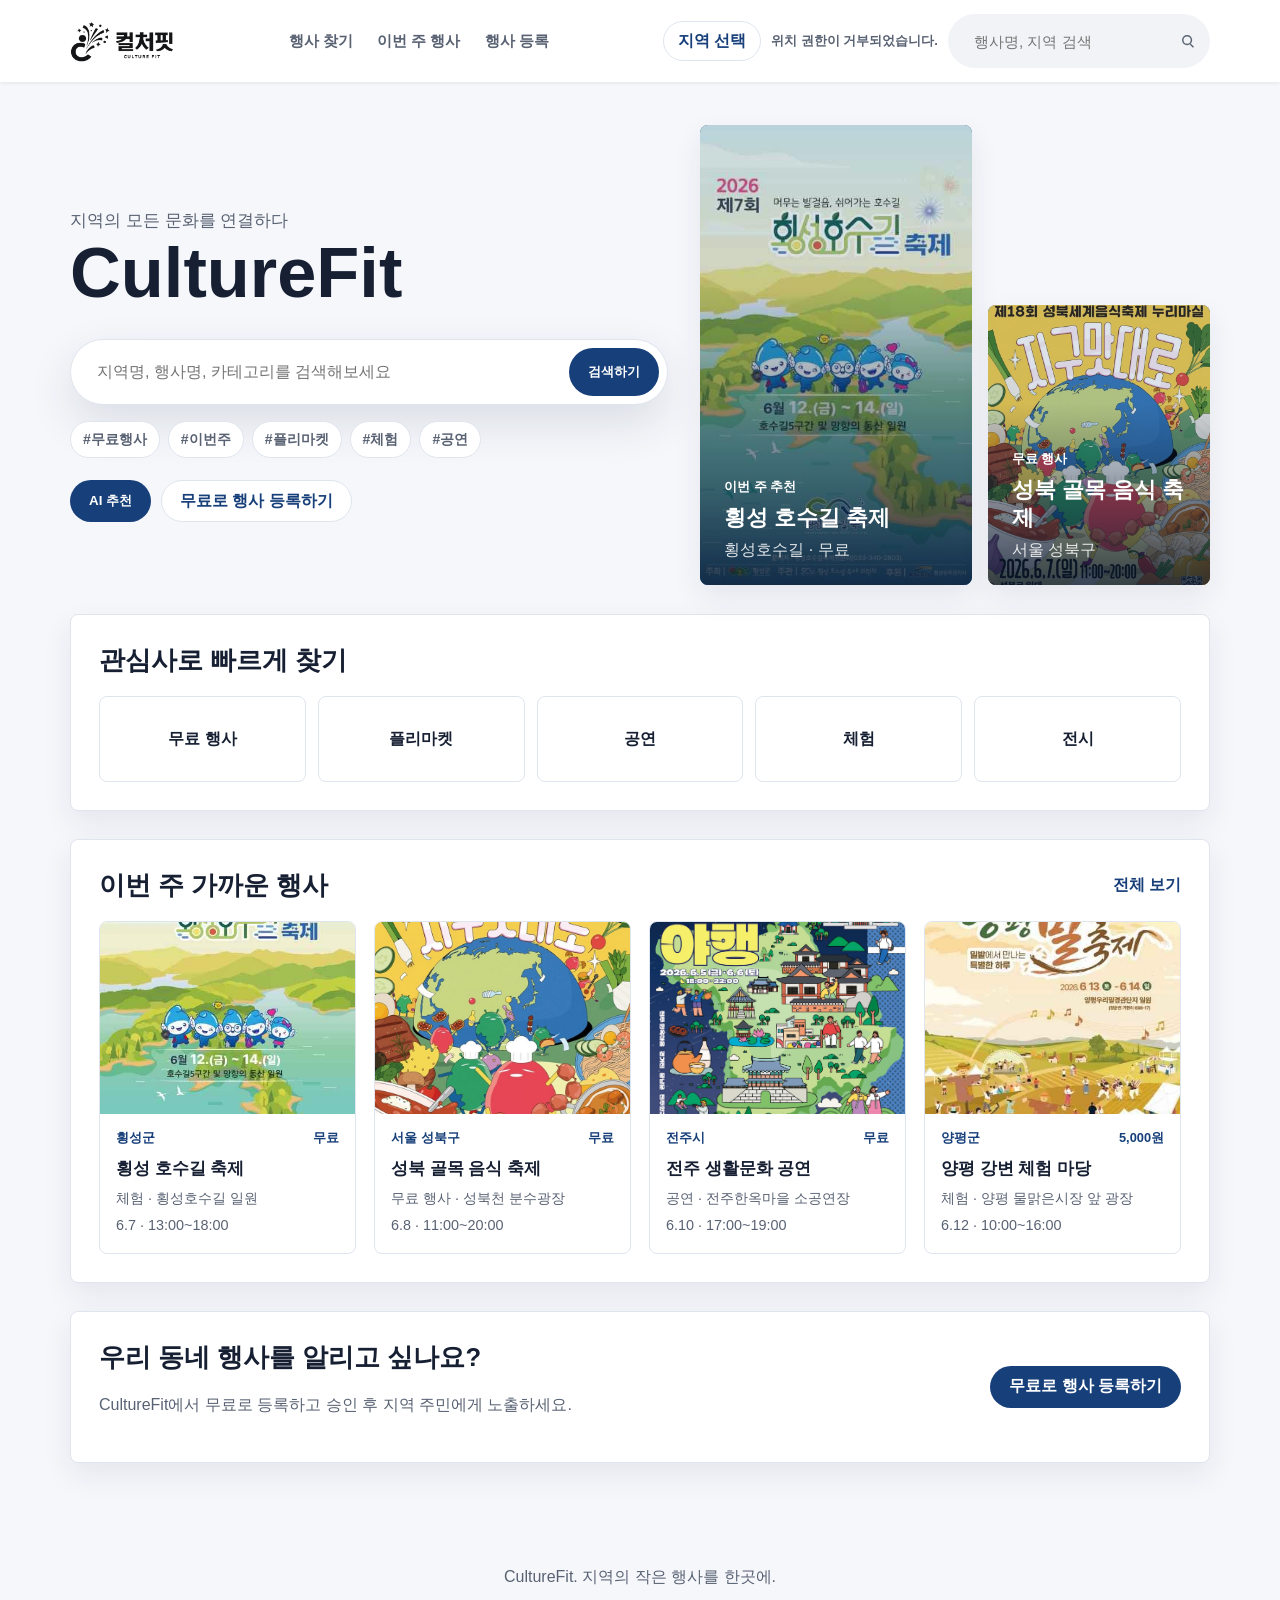
<file: index.html>
<!DOCTYPE html>
<html lang="ko">
<head>
    <meta charset="UTF-8">
    <meta name="viewport" content="width=device-width, initial-scale=1.0">
    <title>CultureFit | 소규모 지역행사 통합 홍보 플랫폼</title>
    <link rel="stylesheet" href="css/style.css">
</head>
<body>
    <header class="site-header">
        <div class="header-inner">
            <a href="index.html" class="brand" aria-label="CultureFit 홈">
                <img src="resources/culturefit-logo.png" alt="CultureFit logo">
            </a>
            <nav class="site-nav" aria-label="주요 사이트 메뉴">
                <a href="events.html">행사 찾기</a>
                <a href="#weekly-events">이번 주 행사</a>
                <a href="register.html">행사 등록</a>
            </nav>
            <div class="header-actions">
                <a class="region-button" href="events.html">지역 선택</a>
                <span class="location-status" aria-live="polite"></span>
                <form class="search-wrap" action="events.html" method="get">
                    <input type="search" name="q" placeholder="행사명, 지역 검색" aria-label="행사 검색">
                    <button class="search-button" type="submit" aria-label="검색">
                        <svg viewBox="0 0 24 24" aria-hidden="true">
                            <path d="M10.8 4a6.8 6.8 0 1 1 0 13.6 6.8 6.8 0 0 1 0-13.6Zm0 2a4.8 4.8 0 1 0 0 9.6 4.8 4.8 0 0 0 0-9.6Zm5.1 9.5 4.1 4.1-1.4 1.4-4.1-4.1 1.4-1.4Z"/>
                        </svg>
                    </button>
                </form>
            </div>
        </div>
    </header>

    <main>
        <section class="hero-section">
            <div class="hero-copy">
                <p>지역의 모든 문화를 연결하다</p>
                <h1>CultureFit</h1>
                <form class="hero-search" action="events.html" method="get">
                    <input type="search" name="q" placeholder="지역명, 행사명, 카테고리를 검색해보세요" aria-label="지역 행사 검색">
                    <button class="primary-button" type="submit">검색하기</button>
                </form>
                <div class="quick-tags" aria-label="빠른 검색">
                    <a href="events.html?price=무료">#무료행사</a>
                    <a href="events.html">#이번주</a>
                    <a href="events.html?category=플리마켓">#플리마켓</a>
                    <a href="events.html?category=체험">#체험</a>
                    <a href="events.html?category=공연">#공연</a>
                </div>
                <div class="hero-actions">
                    <button class="primary-button" id="ai-recommend-button" type="button">AI 추천</button>
                    <a class="secondary-button" href="register.html">무료로 행사 등록하기</a>
                </div>
            </div>
            <div class="hero-feature" aria-label="추천 행사 미리보기">
                <article class="hero-event-card hero-event-card-large">
                    <img src="resources/lake-festival.png" alt="횡성 호수길 축제">
                    <div>
                        <span>이번 주 추천</span>
                        <strong>횡성 호수길 축제</strong>
                        <p>횡성호수길 · 무료</p>
                    </div>
                </article>
                <article class="hero-event-card">
                    <img src="resources/seongbuk-food-festival.png" alt="성북 골목 음식 축제">
                    <div>
                        <span>무료 행사</span>
                        <strong>성북 골목 음식 축제</strong>
                        <p>서울 성북구</p>
                    </div>
                </article>
            </div>
        </section>

        <section class="ai-recommend-section is-hidden" id="ai-recommend-section" aria-live="polite">
            <div class="ai-recommend-top">
                <article class="ai-picked-event" id="ai-picked-event"></article>
                <aside class="ai-recommend-comment">
                    <div class="ai-chat">
                        <img class="ai-avatar" src="resources/culturefit-only-logo.png" alt="CultureFit AI">
                        <div class="ai-bubble">
                            <span>CultureFit AI</span>
                            <p>현재 지역 행사 흐름과 무료 여부, 이동 편의성, 주변 상권 정보를 기준으로 방문하기 좋은 행사를 골랐습니다.</p>
                        </div>
                    </div>
                </aside>
            </div>
            <div class="ai-recommend-grid" id="ai-recommend-grid"></div>
        </section>

        <section class="section-block">
            <div class="section-heading">
                <h2>관심사로 빠르게 찾기</h2>
            </div>
            <div class="category-grid">
                <a href="events.html?price=무료" class="category-card">무료 행사</a>
                <a href="events.html?category=플리마켓" class="category-card">플리마켓</a>
                <a href="events.html?category=공연" class="category-card">공연</a>
                <a href="events.html?category=체험" class="category-card">체험</a>
                <a href="events.html?category=전시" class="category-card">전시</a>
            </div>
        </section>

        <section class="section-block">
            <div class="section-heading row-heading">
                <div>
                    <h2>이번 주 가까운 행사</h2>
                </div>
                <a class="text-link" href="events.html">전체 보기</a>
            </div>
            <div class="event-grid" id="weekly-events"></div>
        </section>

        <section class="host-cta">
            <div>
                <h2>우리 동네 행사를 알리고 싶나요?</h2>
                <p>CultureFit에서 무료로 등록하고 승인 후 지역 주민에게 노출하세요.</p>
            </div>
            <a class="primary-button" href="register.html">무료로 행사 등록하기</a>
        </section>
    </main>

    <footer class="site-footer">
        <p>CultureFit. 지역의 작은 행사를 한곳에.</p>
    </footer>

    <script src="js/data.js"></script>
    <script src="js/storage.js"></script>
    <script src="js/location.js"></script>
    <script src="js/main.js"></script>
</body>
</html>
</file>
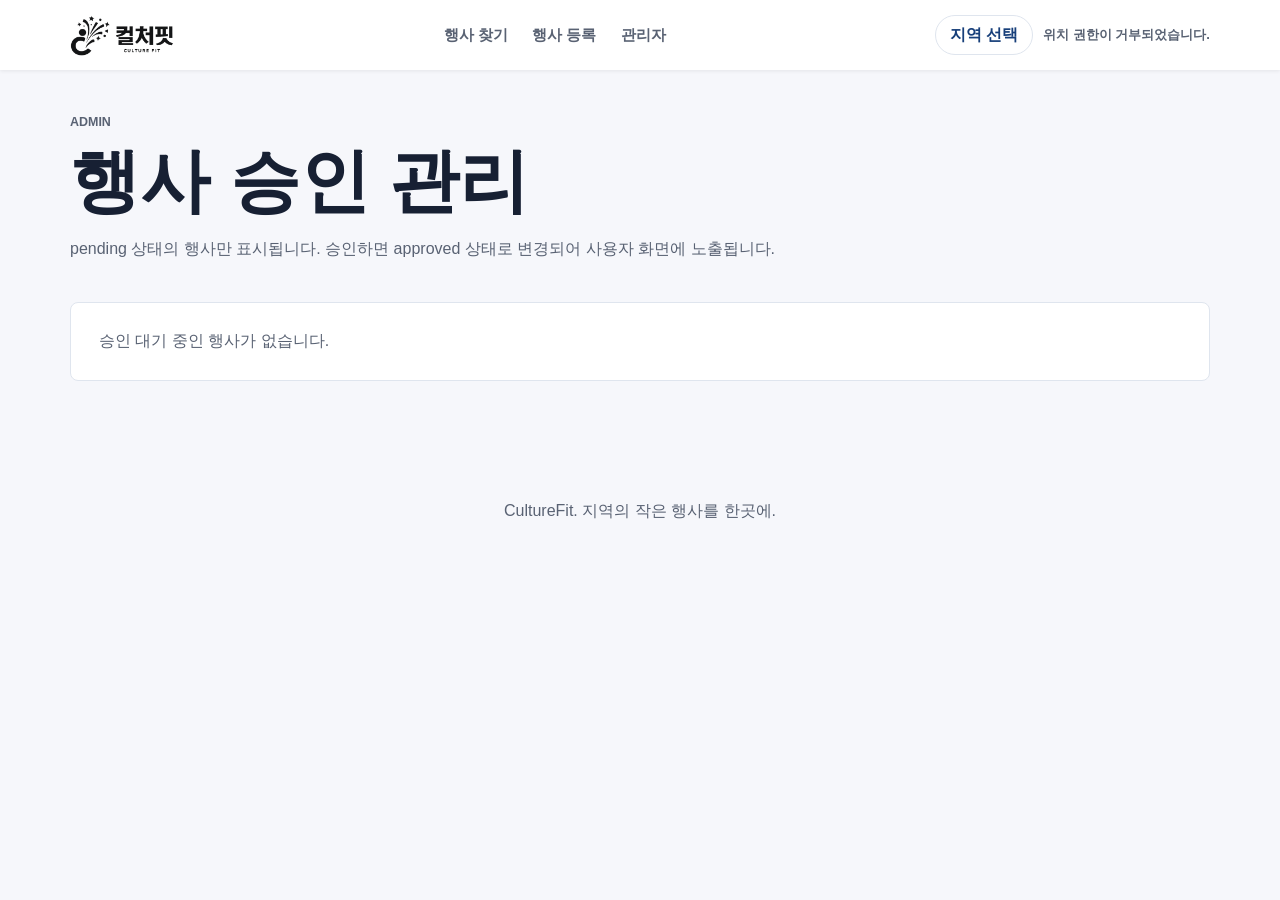
<file: admin.html>
<!DOCTYPE html>
<html lang="ko">
<head>
    <meta charset="UTF-8">
    <meta name="viewport" content="width=device-width, initial-scale=1.0">
    <title>관리자 | CultureFit</title>
    <link rel="stylesheet" href="css/style.css">
</head>
<body>
    <header class="site-header">
        <div class="header-inner">
            <a href="index.html" class="brand" aria-label="CultureFit 홈">
                <img src="resources/culturefit-logo.png" alt="CultureFit logo">
            </a>
            <nav class="site-nav" aria-label="주요 사이트 메뉴">
                <a href="events.html">행사 찾기</a>
                <a href="register.html">행사 등록</a>
                <a href="admin.html">관리자</a>
            </nav>
            <div class="header-actions">
                <a class="region-button" href="events.html">지역 선택</a>
                <span class="location-status" aria-live="polite"></span>
            </div>
        </div>
    </header>

    <main>
        <section class="page-title">
            <p class="eyebrow">Admin</p>
            <h1>행사 승인 관리</h1>
            <p>pending 상태의 행사만 표시됩니다. 승인하면 approved 상태로 변경되어 사용자 화면에 노출됩니다.</p>
        </section>

        <section>
            <div class="admin-list" id="pending-list"></div>
        </section>
    </main>

    <footer class="site-footer">
        <p>CultureFit. 지역의 작은 행사를 한곳에.</p>
    </footer>

    <script src="js/data.js"></script>
    <script src="js/storage.js"></script>
    <script src="js/location.js"></script>
    <script src="js/admin.js"></script>
</body>
</html>
</file>
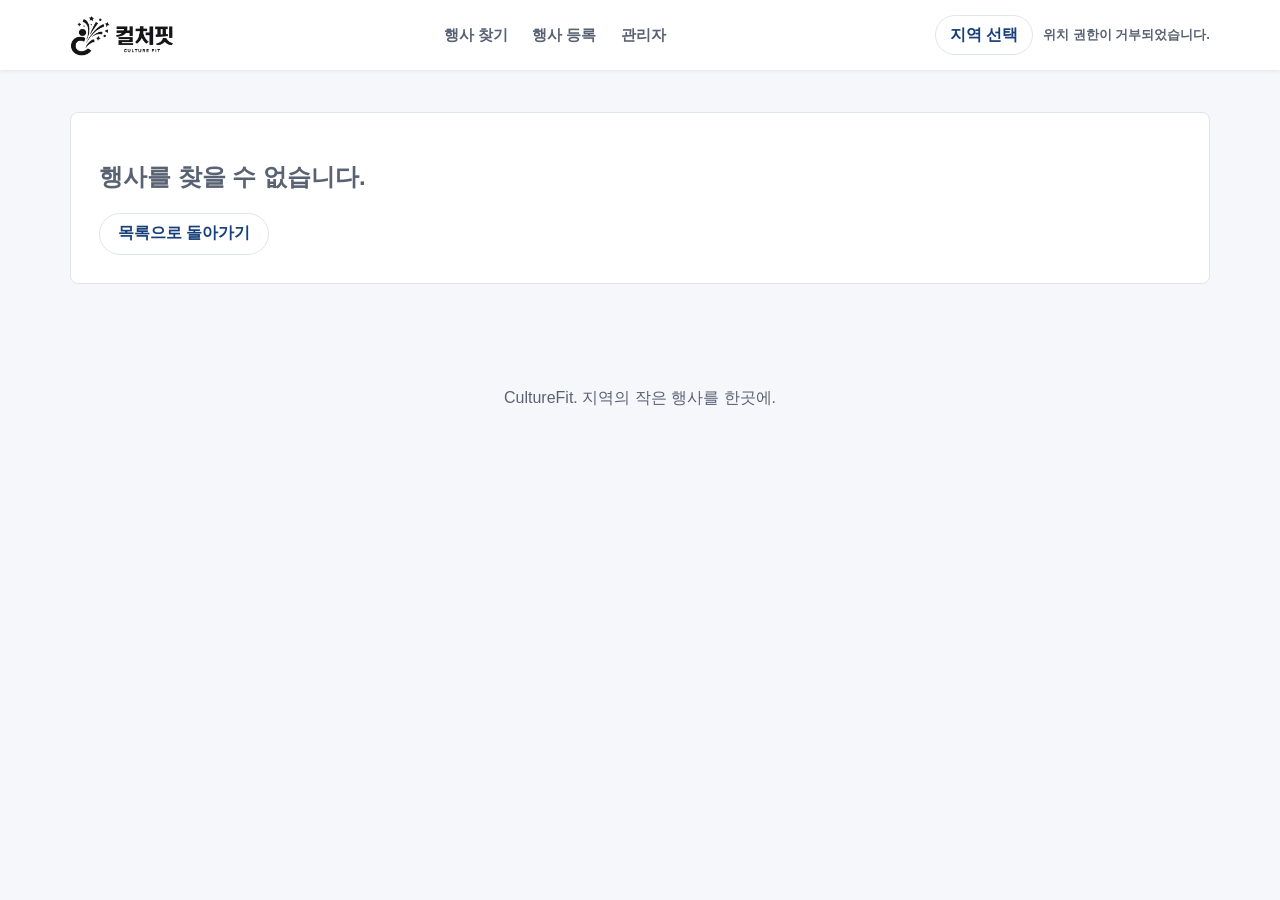
<file: detail.html>
<!DOCTYPE html>
<html lang="ko">
<head>
    <meta charset="UTF-8">
    <meta name="viewport" content="width=device-width, initial-scale=1.0">
    <title>행사 상세 | CultureFit</title>
    <link rel="stylesheet" href="css/style.css">
</head>
<body>
    <header class="site-header">
        <div class="header-inner">
            <a href="index.html" class="brand" aria-label="CultureFit 홈">
                <img src="resources/culturefit-logo.png" alt="CultureFit logo">
            </a>
            <nav class="site-nav" aria-label="주요 사이트 메뉴">
                <a href="events.html">행사 찾기</a>
                <a href="register.html">행사 등록</a>
                <a href="admin.html">관리자</a>
            </nav>
            <div class="header-actions">
                <a class="region-button" href="events.html">지역 선택</a>
                <span class="location-status" aria-live="polite"></span>
            </div>
        </div>
    </header>

    <main>
        <section class="detail-layout" id="event-detail"></section>
    </main>

    <footer class="site-footer">
        <p>CultureFit. 지역의 작은 행사를 한곳에.</p>
    </footer>

    <script src="js/data.js"></script>
    <script src="js/storage.js"></script>
    <script src="js/location.js"></script>
    <script src="https://dapi.kakao.com/v2/maps/sdk.js?appkey=7a259895105a8957aa0a6d0c345b38ee"></script>
    <script src="js/map.js"></script>
    <script src="js/detail.js"></script>
</body>
</html>
</file>
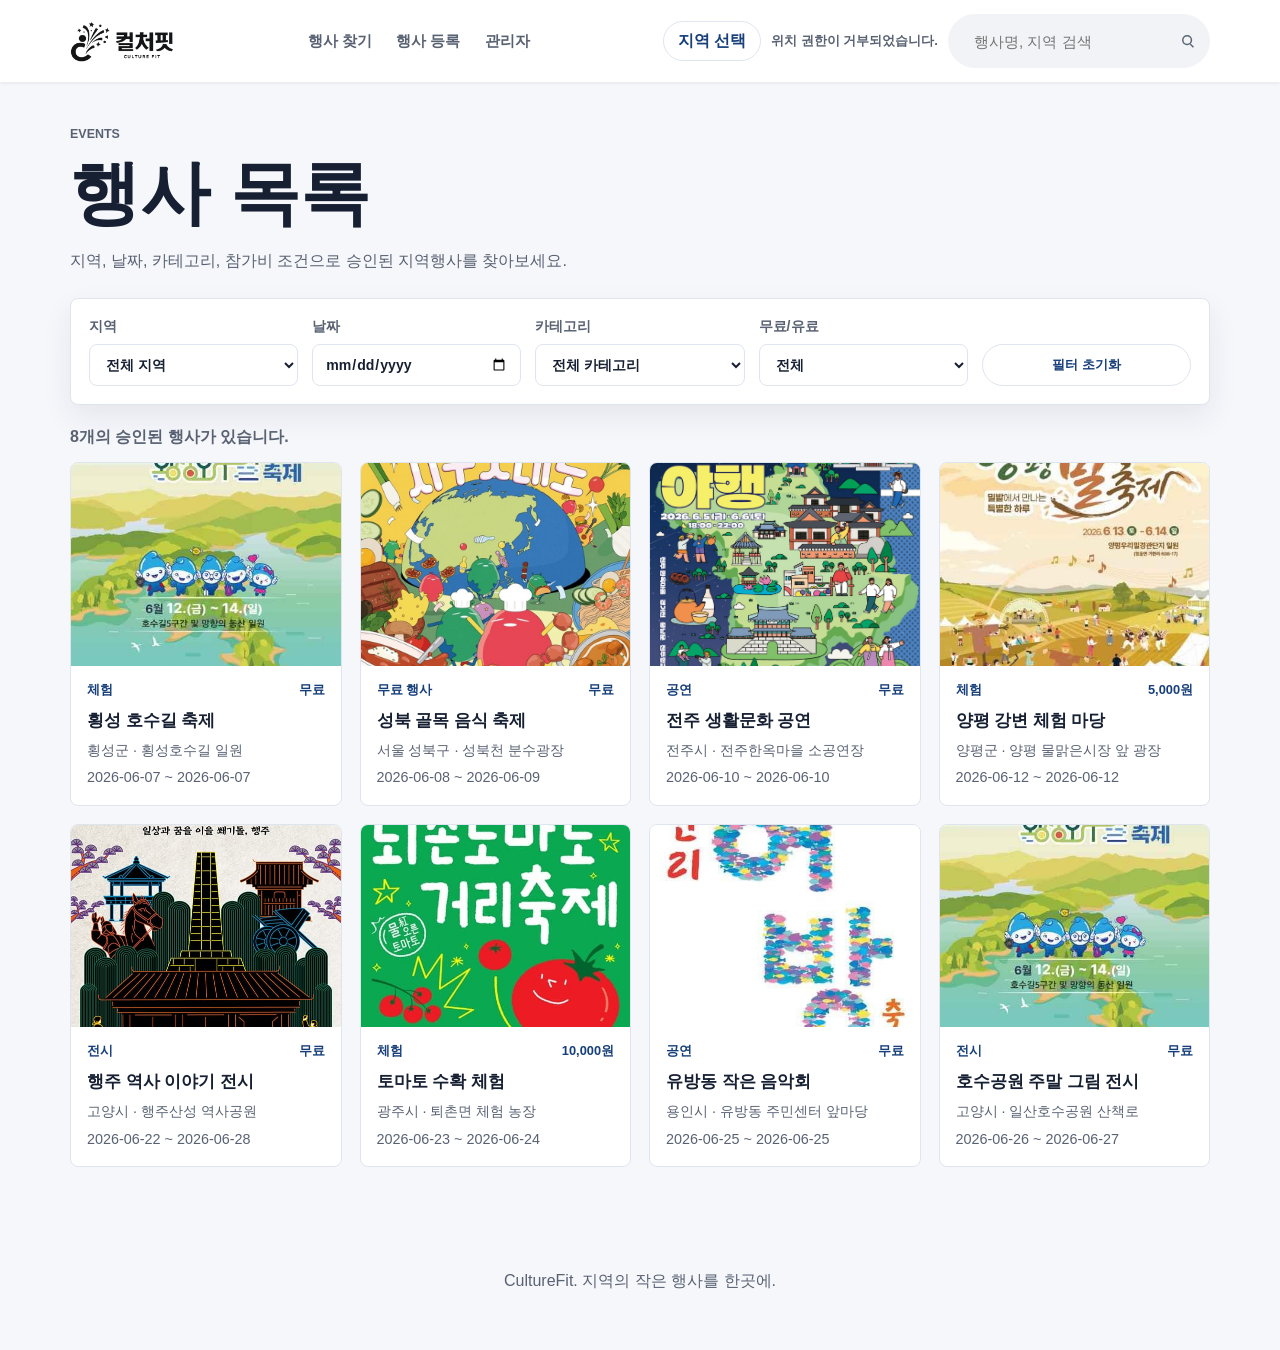
<file: events.html>
<!DOCTYPE html>
<html lang="ko">
<head>
    <meta charset="UTF-8">
    <meta name="viewport" content="width=device-width, initial-scale=1.0">
    <title>행사 찾기 | CultureFit</title>
    <link rel="stylesheet" href="css/style.css">
</head>
<body>
    <header class="site-header">
        <div class="header-inner">
            <a href="index.html" class="brand" aria-label="CultureFit 홈">
                <img src="resources/culturefit-logo.png" alt="CultureFit logo">
            </a>
            <nav class="site-nav" aria-label="주요 사이트 메뉴">
                <a href="events.html">행사 찾기</a>
                <a href="register.html">행사 등록</a>
                <a href="admin.html">관리자</a>
            </nav>
            <div class="header-actions">
                <a class="region-button" href="events.html">지역 선택</a>
                <span class="location-status" aria-live="polite"></span>
                <form class="search-wrap" action="events.html" method="get">
                    <input type="search" name="q" id="search-input" placeholder="행사명, 지역 검색" aria-label="행사 검색">
                    <button class="search-button" type="submit" aria-label="검색">
                        <svg viewBox="0 0 24 24" aria-hidden="true">
                            <path d="M10.8 4a6.8 6.8 0 1 1 0 13.6 6.8 6.8 0 0 1 0-13.6Zm0 2a4.8 4.8 0 1 0 0 9.6 4.8 4.8 0 0 0 0-9.6Zm5.1 9.5 4.1 4.1-1.4 1.4-4.1-4.1 1.4-1.4Z"/>
                        </svg>
                    </button>
                </form>
            </div>
        </div>
    </header>

    <main>
        <section class="page-title">
            <p class="eyebrow">Events</p>
            <h1>행사 목록</h1>
            <p>지역, 날짜, 카테고리, 참가비 조건으로 승인된 지역행사를 찾아보세요.</p>
        </section>

        <section class="filter-panel" aria-label="행사 필터">
            <label>
                지역
                <select id="region-filter">
                    <option value="">전체 지역</option>
                </select>
            </label>
            <label>
                날짜
                <input type="date" id="date-filter">
            </label>
            <label>
                카테고리
                <select id="category-filter">
                    <option value="">전체 카테고리</option>
                    <option value="무료 행사">무료 행사</option>
                    <option value="플리마켓">플리마켓</option>
                    <option value="공연">공연</option>
                    <option value="체험">체험</option>
                    <option value="전시">전시</option>
                </select>
            </label>
            <label>
                무료/유료
                <select id="price-filter">
                    <option value="">전체</option>
                    <option value="무료">무료</option>
                    <option value="유료">유료</option>
                </select>
            </label>
            <button class="secondary-button" id="reset-filters" type="button">필터 초기화</button>
        </section>

        <section>
            <div class="result-summary" id="result-summary"></div>
            <div class="event-grid" id="event-list"></div>
        </section>
    </main>

    <footer class="site-footer">
        <p>CultureFit. 지역의 작은 행사를 한곳에.</p>
    </footer>

    <script src="js/data.js"></script>
    <script src="js/storage.js"></script>
    <script src="js/location.js"></script>
    <script src="js/events.js"></script>
</body>
</html>
</file>
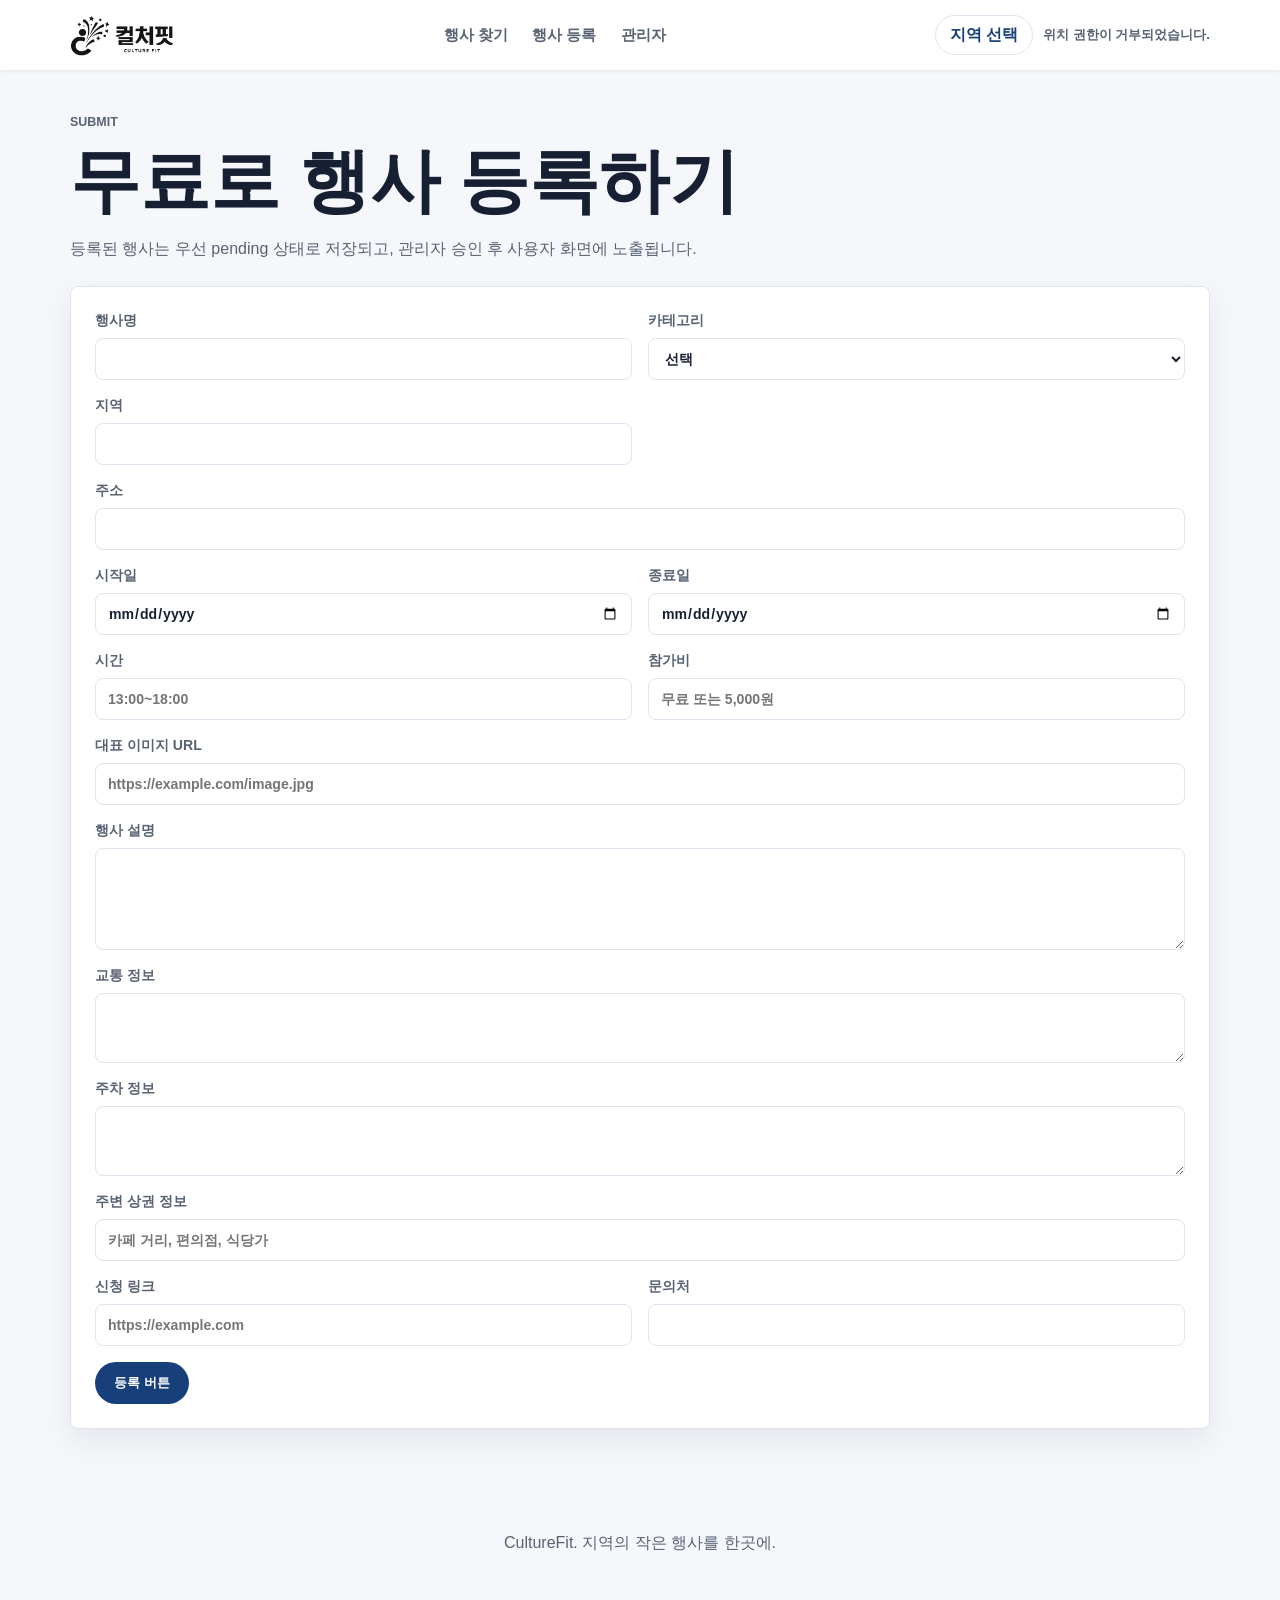
<file: register.html>
<!DOCTYPE html>
<html lang="ko">
<head>
    <meta charset="UTF-8">
    <meta name="viewport" content="width=device-width, initial-scale=1.0">
    <title>행사 등록 | CultureFit</title>
    <link rel="stylesheet" href="css/style.css">
</head>
<body>
    <header class="site-header">
        <div class="header-inner">
            <a href="index.html" class="brand" aria-label="CultureFit 홈">
                <img src="resources/culturefit-logo.png" alt="CultureFit logo">
            </a>
            <nav class="site-nav" aria-label="주요 사이트 메뉴">
                <a href="events.html">행사 찾기</a>
                <a href="register.html">행사 등록</a>
                <a href="admin.html">관리자</a>
            </nav>
            <div class="header-actions">
                <a class="region-button" href="events.html">지역 선택</a>
                <span class="location-status" aria-live="polite"></span>
            </div>
        </div>
    </header>

    <main>
        <section class="page-title">
            <p class="eyebrow">Submit</p>
            <h1>무료로 행사 등록하기</h1>
            <p>등록된 행사는 우선 pending 상태로 저장되고, 관리자 승인 후 사용자 화면에 노출됩니다.</p>
        </section>

        <form class="event-form" id="event-form">
            <label>행사명 <input type="text" name="title" required></label>
            <label>카테고리
                <select name="category" required>
                    <option value="">선택</option>
                    <option value="무료 행사">무료 행사</option>
                    <option value="플리마켓">플리마켓</option>
                    <option value="공연">공연</option>
                    <option value="체험">체험</option>
                    <option value="전시">전시</option>
                </select>
            </label>
            <label>지역 <input type="text" name="region" required></label>
            <label class="form-wide">주소 <input type="text" name="address" required></label>
            <label>시작일 <input type="date" name="startDate" required></label>
            <label>종료일 <input type="date" name="endDate" required></label>
            <label>시간 <input type="text" name="time" placeholder="13:00~18:00" required></label>
            <label>참가비 <input type="text" name="price" placeholder="무료 또는 5,000원" required></label>
            <label class="form-wide">대표 이미지 URL <input type="url" name="image" placeholder="https://example.com/image.jpg"></label>
            <label class="form-wide">행사 설명 <textarea name="description" rows="5" required></textarea></label>
            <label class="form-wide">교통 정보 <textarea name="transportInfo" rows="3" required></textarea></label>
            <label class="form-wide">주차 정보 <textarea name="parkingInfo" rows="3" required></textarea></label>
            <label class="form-wide">주변 상권 정보 <input type="text" name="nearbyStores" placeholder="카페 거리, 편의점, 식당가"></label>
            <label>신청 링크 <input type="url" name="applyLink" placeholder="https://example.com"></label>
            <label>문의처 <input type="text" name="contact" required></label>
            <div class="form-actions form-wide">
                <button class="primary-button" type="submit">등록 버튼</button>
                <p id="register-message" role="status"></p>
            </div>
        </form>
    </main>

    <footer class="site-footer">
        <p>CultureFit. 지역의 작은 행사를 한곳에.</p>
    </footer>

    <script src="js/data.js"></script>
    <script src="js/storage.js"></script>
    <script src="js/location.js"></script>
    <script src="js/register.js"></script>
</body>
</html>
</file>
<file: css/style.css>
* {
    box-sizing: border-box;
}

:root {
    --color-primary: #173f7a;
    --color-primary-hover: #0f2f5f;
    --color-primary-soft: #e7edf6;
    --color-accent: #2f8f83;
    --color-accent-soft: #e5f4f1;
    --color-page: #f6f7fb;
    --color-surface: #ffffff;
    --color-border: #dfe5ee;
    --color-search-bg: #f1f3f6;
    --color-text: #172033;
    --color-text-muted: #596273;
    --color-icon: #5b6472;
    --color-white: #ffffff;
    --shadow-header: 0 1px 4px rgba(0, 0, 0, 0.08);
    --shadow-card: 0 12px 30px rgba(20, 38, 66, 0.08);
}

body {
    margin: 0;
    font-family: "Apple SD Gothic Neo", "Noto Sans KR", sans-serif;
    background: var(--color-page);
    color: var(--color-text);
}

img {
    max-width: 100%;
}

a {
    color: inherit;
}

.site-header {
    position: sticky;
    top: 0;
    z-index: 10;
    background: var(--color-surface);
    box-shadow: var(--shadow-header);
}

.header-inner {
    max-width: 1180px;
    margin: 0 auto;
    padding: 14px 20px;
    display: flex;
    align-items: center;
    gap: 28px;
    justify-content: space-between;
}

.brand {
    display: inline-flex;
    align-items: center;
    gap: 10px;
    color: var(--color-primary);
    text-decoration: none;
    font-weight: 800;
    font-size: 1.08rem;
}

.brand img {
    display: block;
    height: 42px;
    width: auto;
}

.site-nav {
    display: flex;
    gap: 24px;
    flex-wrap: wrap;
}

.site-nav a {
    position: relative;
    color: var(--color-text-muted);
    text-decoration: none;
    font-size: 0.96rem;
    font-weight: 700;
    padding: 8px 0;
}

.site-nav a::after {
    content: "";
    position: absolute;
    left: 0;
    right: 0;
    bottom: 2px;
    height: 2px;
    background: var(--color-primary);
    transform: scaleX(0);
    transform-origin: center;
    transition: transform 0.22s ease;
}

.site-nav a:hover,
.site-nav a:focus-visible {
    color: var(--color-primary);
}

.site-nav a:hover::after,
.site-nav a:focus-visible::after {
    transform: scaleX(1);
}

.header-actions {
    display: flex;
    align-items: center;
    gap: 10px;
}

.region-button,
.primary-button,
.secondary-button,
.text-link {
    text-decoration: none;
}

.region-button {
    display: inline-flex;
    align-items: center;
    min-height: 40px;
    padding: 0 14px;
    border: 1px solid var(--color-border);
    border-radius: 999px;
    color: var(--color-primary);
    background: var(--color-surface);
    font: inherit;
    font-weight: 700;
    cursor: pointer;
}

.location-status {
    min-width: 74px;
    color: var(--color-text-muted);
    font-size: 0.82rem;
    font-weight: 700;
}

.search-wrap {
    display: inline-flex;
    align-items: center;
    background: var(--color-search-bg);
    border-radius: 999px;
    padding: 6px 6px 6px 14px;
}

.search-wrap input {
    border: none;
    background: transparent;
    outline: none;
    width: 210px;
    font-size: 0.95rem;
    color: var(--color-text);
}

.search-button {
    width: 32px;
    height: 32px;
    display: inline-flex;
    align-items: center;
    justify-content: center;
    border: none;
    border-radius: 50%;
    background: transparent;
    color: var(--color-icon);
    cursor: pointer;
}

.search-button svg {
    width: 18px;
    height: 18px;
    fill: currentColor;
}

.search-button:hover,
.search-button:focus-visible {
    background: var(--color-primary-soft);
    color: var(--color-primary);
    outline: none;
}

main {
    max-width: 1180px;
    margin: 0 auto;
    padding: 42px 20px 64px;
}

.hero-section {
    display: grid;
    grid-template-columns: minmax(0, 1.08fr) minmax(320px, 0.92fr);
    gap: 32px;
    align-items: center;
}

.hero-copy,
.hero-panel,
.section-block,
.host-cta,
.filter-panel,
.event-form,
.detail-content,
.admin-card {
    background: var(--color-surface);
    border: 1px solid var(--color-border);
    border-radius: 8px;
    box-shadow: var(--shadow-card);
}

.hero-copy {
    padding: 64px 0;
    background: transparent;
    border: none;
    box-shadow: none;
}

.eyebrow {
    margin: 0 0 10px;
    color: var(--color-primary);
    font-size: 0.78rem;
    font-weight: 800;
    letter-spacing: 0;
    text-transform: uppercase;
}

h1,
h2,
h3,
p {
    overflow-wrap: break-word;
}

.hero-copy h1,
.page-title h1 {
    margin: 0;
    font-size: clamp(2.4rem, 6vw, 4.4rem);
    line-height: 1.08;
}

.hero-copy p,
.page-title p,
.host-cta p,
.detail-description {
    color: var(--color-text-muted);
    line-height: 1.7;
}

.hero-copy > p {
    max-width: 620px;
    margin: 18px 0 0;
    font-size: 1.08rem;
}

.hero-search {
    max-width: 720px;
    margin-top: 28px;
    padding: 8px;
    display: grid;
    grid-template-columns: minmax(0, 1fr) auto;
    gap: 8px;
    border: 1px solid var(--color-border);
    border-radius: 999px;
    background: var(--color-surface);
    box-shadow: 0 18px 46px rgba(20, 38, 66, 0.12);
}

.hero-search input {
    min-height: 48px;
    border: none;
    outline: none;
    padding: 0 18px;
    background: transparent;
    font-size: 1rem;
}

.quick-tags {
    margin-top: 16px;
    display: flex;
    flex-wrap: wrap;
    gap: 8px;
}

.quick-tags a {
    padding: 8px 12px;
    border: 1px solid var(--color-border);
    border-radius: 999px;
    background: var(--color-surface);
    color: var(--color-text-muted);
    text-decoration: none;
    font-size: 0.88rem;
    font-weight: 800;
}

.quick-tags a:hover,
.quick-tags a:focus-visible {
    border-color: var(--color-accent);
    color: var(--color-accent);
    outline: none;
}

.hero-actions,
.detail-actions,
.form-actions {
    display: flex;
    gap: 10px;
    flex-wrap: wrap;
    align-items: center;
}

.hero-actions {
    margin-top: 22px;
}

.primary-button,
.secondary-button {
    display: inline-flex;
    align-items: center;
    justify-content: center;
    min-height: 42px;
    border-radius: 999px;
    padding: 0 18px;
    border: 1px solid transparent;
    font-weight: 800;
    cursor: pointer;
}

.primary-button {
    background: var(--color-primary);
    color: var(--color-white);
}

.primary-button:hover,
.primary-button:focus-visible {
    background: var(--color-primary-hover);
    outline: none;
}

.secondary-button {
    background: var(--color-surface);
    color: var(--color-primary);
    border-color: var(--color-border);
}

.secondary-button:hover,
.secondary-button:focus-visible,
.region-button:hover,
.region-button:focus-visible {
    background: var(--color-primary-soft);
    outline: none;
}

.hero-feature {
    display: grid;
    grid-template-columns: 1fr 0.82fr;
    gap: 16px;
    align-items: end;
}

.hero-event-card {
    overflow: hidden;
    min-height: 280px;
    display: grid;
    align-content: end;
    position: relative;
    border-radius: 8px;
    background: var(--color-primary);
    box-shadow: var(--shadow-card);
}

.hero-event-card-large {
    min-height: 460px;
}

.hero-event-card img {
    position: absolute;
    inset: 0;
    width: 100%;
    height: 100%;
    object-fit: cover;
    opacity: 0.86;
}

.hero-event-card::after {
    content: "";
    position: absolute;
    inset: 0;
    background: linear-gradient(180deg, transparent 35%, rgba(10, 23, 43, 0.78) 100%);
}

.hero-event-card div {
    position: relative;
    z-index: 1;
    padding: 24px;
    color: var(--color-white);
}

.hero-event-card span,
.hero-event-card strong,
.hero-event-card p {
    display: block;
}

.hero-event-card span {
    margin-bottom: 8px;
    font-size: 0.8rem;
    font-weight: 800;
}

.hero-event-card strong {
    font-size: 1.35rem;
    line-height: 1.3;
}

.hero-event-card p {
    margin: 8px 0 0;
    color: rgba(255, 255, 255, 0.86);
}

.is-hidden {
    display: none !important;
}

.ai-recommend-section {
    margin-top: 28px;
    display: grid;
    gap: 18px;
}

.ai-recommend-top {
    display: grid;
    grid-template-columns: minmax(0, 1fr) minmax(300px, 0.82fr);
    gap: 18px;
}

.ai-picked-event,
.ai-recommend-comment {
    overflow: hidden;
    border: 1px solid var(--color-border);
    border-radius: 8px;
    background: var(--color-surface);
    box-shadow: var(--shadow-card);
}

.ai-picked-event a {
    min-height: 340px;
    position: relative;
    display: grid;
    align-content: end;
    color: var(--color-white);
    text-decoration: none;
}

.ai-picked-event img {
    position: absolute;
    inset: 0;
    width: 100%;
    height: 100%;
    object-fit: cover;
}

.ai-picked-event a::after {
    content: "";
    position: absolute;
    inset: 0;
    background: linear-gradient(180deg, transparent 32%, rgba(10, 23, 43, 0.82) 100%);
}

.ai-picked-body {
    position: relative;
    z-index: 1;
    padding: 28px;
}

.ai-picked-body span {
    display: inline-flex;
    margin-bottom: 10px;
    padding: 7px 11px;
    border-radius: 999px;
    background: rgba(255, 255, 255, 0.16);
    font-size: 0.82rem;
    font-weight: 900;
}

.ai-picked-body h2 {
    margin: 0;
    font-size: clamp(1.8rem, 4vw, 2.7rem);
    line-height: 1.15;
}

.ai-picked-body p {
    margin: 8px 0 0;
    color: rgba(255, 255, 255, 0.88);
}

.ai-recommend-comment {
    padding: 24px;
    display: flex;
    align-items: center;
}

.ai-recommend-grid {
    display: grid;
    grid-template-columns: repeat(4, minmax(0, 1fr));
    gap: 18px;
}

.event-card {
    position: relative;
}

.ad-badge {
    position: absolute;
    top: 10px;
    left: 10px;
    z-index: 1;
    padding: 5px 8px;
    border-radius: 999px;
    background: var(--color-primary);
    color: var(--color-white);
    font-size: 0.75rem;
    font-weight: 900;
    box-shadow: 0 6px 16px rgba(20, 38, 66, 0.18);
}

.section-block,
.host-cta {
    margin-top: 28px;
    padding: 28px;
}

.section-heading {
    margin-bottom: 18px;
}

.section-heading h2,
.host-cta h2 {
    margin: 0;
    font-size: 1.6rem;
}

.row-heading,
.host-cta {
    display: flex;
    align-items: center;
    justify-content: space-between;
    gap: 20px;
}

.text-link {
    color: var(--color-primary);
    font-weight: 800;
}

.category-grid {
    display: grid;
    grid-template-columns: repeat(5, minmax(0, 1fr));
    gap: 12px;
}

.category-card {
    min-height: 86px;
    display: flex;
    align-items: center;
    justify-content: center;
    padding: 18px;
    border: 1px solid var(--color-border);
    border-radius: 8px;
    background: var(--color-surface);
    color: var(--color-text);
    text-decoration: none;
    font-weight: 800;
}

.category-card:hover,
.category-card:focus-visible {
    border-color: var(--color-primary);
    color: var(--color-primary);
    outline: none;
}

.event-grid {
    display: grid;
    grid-template-columns: repeat(4, minmax(0, 1fr));
    gap: 18px;
}

.event-card {
    overflow: hidden;
    border: 1px solid var(--color-border);
    border-radius: 8px;
    background: var(--color-surface);
    transition: transform 0.2s ease, box-shadow 0.2s ease;
}

.event-card:hover,
.event-card:focus-within {
    transform: translateY(-4px);
    box-shadow: var(--shadow-card);
}

.event-card a {
    display: block;
    height: 100%;
    text-decoration: none;
}

.event-card img {
    width: 100%;
    aspect-ratio: 4 / 3;
    display: block;
    object-fit: cover;
    background: var(--color-primary-soft);
}

.detail-hero img,
.admin-card img {
    object-fit: contain;
}

.event-card-body {
    padding: 16px;
}

.event-meta {
    display: flex;
    justify-content: space-between;
    gap: 8px;
    color: var(--color-primary);
    font-size: 0.8rem;
    font-weight: 800;
}

.event-card h3 {
    margin: 10px 0 8px;
    font-size: 1.05rem;
}

.event-card p {
    margin: 6px 0 0;
    color: var(--color-text-muted);
    font-size: 0.9rem;
    line-height: 1.5;
}

.page-title {
    margin-bottom: 24px;
}

.page-title p {
    max-width: 720px;
}

.filter-panel {
    margin-bottom: 22px;
    padding: 18px;
    display: grid;
    grid-template-columns: repeat(5, minmax(0, 1fr));
    gap: 14px;
    align-items: end;
}

.filter-panel label,
.event-form label {
    display: grid;
    gap: 8px;
    color: var(--color-text-muted);
    font-size: 0.88rem;
    font-weight: 800;
}

input,
select,
textarea {
    width: 100%;
    min-height: 42px;
    border: 1px solid var(--color-border);
    border-radius: 8px;
    padding: 10px 12px;
    color: var(--color-text);
    background: var(--color-surface);
    font: inherit;
}

textarea {
    resize: vertical;
}

input:focus,
select:focus,
textarea:focus {
    border-color: var(--color-primary);
    outline: 3px solid var(--color-primary-soft);
}

.result-summary {
    margin-bottom: 14px;
    color: var(--color-text-muted);
    font-weight: 800;
}

.empty-message {
    grid-column: 1 / -1;
    padding: 28px;
    border: 1px solid var(--color-border);
    border-radius: 8px;
    background: var(--color-surface);
    color: var(--color-text-muted);
}

.detail-layout {
    display: grid;
    gap: 24px;
}

.detail-top {
    display: grid;
    grid-template-columns: minmax(0, 0.92fr) minmax(300px, 0.8fr);
    gap: 20px;
    align-items: stretch;
}

.detail-hero {
    overflow: hidden;
    border-radius: 8px;
    border: 1px solid var(--color-border);
    background: var(--color-primary-soft);
}

.detail-hero img {
    width: 100%;
    height: 100%;
    min-height: 300px;
    max-height: 340px;
    display: block;
    object-fit: contain;
}

.ai-summary-card,
.detail-tabs {
    background: var(--color-surface);
    border: 1px solid var(--color-border);
    border-radius: 8px;
    box-shadow: var(--shadow-card);
}

.ai-summary-card {
    padding: 22px;
    display: flex;
    flex-direction: column;
}

.ai-summary-card h1 {
    margin: 0;
    font-size: clamp(1.45rem, 3vw, 2rem);
    line-height: 1.18;
}

.ai-chat {
    margin-top: 16px;
    display: grid;
    grid-template-columns: 46px minmax(0, 1fr);
    gap: 12px;
    align-items: start;
}

.ai-avatar {
    width: 46px;
    height: 46px;
    display: block;
    object-fit: contain;
    border-radius: 50%;
    background: var(--color-surface);
    border: 1px solid var(--color-border);
    padding: 7px;
    box-shadow: 0 8px 20px rgba(20, 38, 66, 0.08);
}

.ai-bubble {
    position: relative;
    padding: 15px;
    border: 1px solid var(--color-border);
    border-radius: 8px;
    background: var(--color-primary-soft);
}

.ai-bubble::before {
    content: "";
    position: absolute;
    top: 18px;
    left: -9px;
    width: 14px;
    height: 14px;
    background: var(--color-primary-soft);
    border-left: 1px solid var(--color-border);
    border-bottom: 1px solid var(--color-border);
    transform: rotate(45deg);
}

.ai-bubble span {
    display: inline-flex;
    margin-bottom: 9px;
    color: var(--color-primary);
    font-size: 0.82rem;
    font-weight: 900;
}

.ai-bubble p {
    margin: 0;
    color: var(--color-text-muted);
    font-size: 0.94rem;
    line-height: 1.65;
}

.summary-pills {
    margin-top: 16px;
    display: flex;
    gap: 8px;
    flex-wrap: wrap;
}

.summary-pills strong {
    padding: 8px 12px;
    border: 1px solid var(--color-border);
    border-radius: 999px;
    background: var(--color-page);
    color: var(--color-primary);
    font-size: 0.86rem;
}

.ai-summary-card .detail-actions {
    margin-top: auto;
    padding-top: 18px;
}

.detail-tabs {
    overflow: hidden;
}

.detail-tab-list {
    display: grid;
    grid-template-columns: repeat(4, minmax(0, 1fr));
}

.detail-tab {
    min-height: 68px;
    border: 1px solid #4b73ff;
    border-left: none;
    border-top: none;
    background: #eef3ff;
    color: #315cf0;
    font: inherit;
    font-size: 1.03rem;
    font-weight: 800;
    cursor: pointer;
}

.detail-tab:first-child {
    border-left: 1px solid #4b73ff;
}

.detail-tab.is-active {
    background: var(--color-surface);
    color: var(--color-primary);
}

.detail-tab:hover,
.detail-tab:focus-visible {
    background: var(--color-surface);
    outline: none;
}

.detail-tab-panel {
    padding: 30px;
}

.detail-info-list {
    display: grid;
    gap: 18px;
}

.detail-row {
    display: grid;
    grid-template-columns: 140px minmax(0, 1fr);
    gap: 18px;
    align-items: start;
}

.detail-row strong {
    color: var(--color-text);
    font-size: 1rem;
}

.detail-row p {
    margin: 0;
    color: var(--color-text-muted);
    line-height: 1.6;
}

.map-placeholder {
    margin-top: 24px;
}

.map-heading {
    margin-bottom: 14px;
}

.map-heading strong {
    display: block;
    color: var(--color-primary);
    font-weight: 800;
}

.map-heading p,
.map-message {
    margin: 6px 0 0;
    color: var(--color-text-muted);
    line-height: 1.5;
}

.map-container {
    width: 100%;
    height: 360px;
    overflow: hidden;
    border: 1px solid var(--color-border);
    border-radius: 8px;
    background: var(--color-surface);
}

.store-grid {
    display: grid;
    grid-template-columns: repeat(3, minmax(0, 1fr));
    gap: 14px;
}

.store-card {
    min-height: 94px;
    display: flex;
    align-items: center;
    justify-content: center;
    padding: 18px;
    border: 1px solid var(--color-border);
    border-radius: 8px;
    background: var(--color-page);
    color: var(--color-primary);
    font-weight: 800;
    text-align: center;
}

.notice-list {
    display: grid;
    gap: 12px;
}

.notice-list p {
    margin: 0;
    padding: 18px;
    border: 1px solid var(--color-border);
    border-radius: 8px;
    background: var(--color-page);
    color: var(--color-text-muted);
    line-height: 1.65;
}

.map-info-window {
    padding: 8px 12px;
    color: var(--color-text);
    font-size: 0.88rem;
    font-weight: 800;
    white-space: nowrap;
}

.event-form {
    padding: 24px;
    display: grid;
    grid-template-columns: repeat(2, minmax(0, 1fr));
    gap: 16px;
}

.form-wide {
    grid-column: 1 / -1;
}

#register-message {
    margin: 0;
    color: var(--color-primary);
    font-weight: 800;
}

.admin-list {
    display: grid;
    gap: 16px;
}

.admin-card {
    padding: 18px;
    display: grid;
    grid-template-columns: 160px minmax(0, 1fr) auto;
    gap: 18px;
    align-items: center;
}

.admin-card img {
    width: 160px;
    aspect-ratio: 4 / 3;
    object-fit: contain;
    border-radius: 8px;
    background: var(--color-primary-soft);
}

.admin-card h2 {
    margin: 0 0 8px;
}

.admin-card p {
    color: var(--color-text-muted);
}

.site-footer {
    padding: 24px 20px 42px;
    color: var(--color-text-muted);
    text-align: center;
}

@media (max-width: 980px) {
    .header-inner,
    .header-actions,
    .row-heading,
    .host-cta {
        align-items: flex-start;
    }

    .header-inner {
        flex-direction: column;
    }

    .hero-section,
    .ai-recommend-top,
    .detail-top {
        grid-template-columns: 1fr;
    }

    .hero-copy {
        padding-bottom: 0;
    }

    .hero-feature {
        grid-template-columns: repeat(2, minmax(0, 1fr));
    }

    .hero-event-card-large {
        min-height: 360px;
    }

    .category-grid,
    .event-grid,
    .ai-recommend-grid,
    .detail-tab-list {
        grid-template-columns: repeat(2, minmax(0, 1fr));
    }

    .filter-panel {
        grid-template-columns: repeat(2, minmax(0, 1fr));
    }
}

@media (max-width: 640px) {
    main {
        padding: 28px 16px 48px;
    }

    .header-actions,
    .hero-actions,
    .detail-actions,
    .row-heading,
    .host-cta {
        flex-direction: column;
    }

    .hero-search {
        grid-template-columns: 1fr;
        border-radius: 8px;
    }

    .hero-search .primary-button {
        border-radius: 8px;
    }

    .hero-feature {
        grid-template-columns: 1fr;
    }

    .hero-event-card,
    .hero-event-card-large {
        min-height: 280px;
    }

    .ai-chat {
        grid-template-columns: 1fr;
    }

    .ai-bubble::before {
        display: none;
    }

    .search-wrap,
    .search-wrap input,
    .primary-button,
    .secondary-button,
    .region-button,
    .location-status {
        width: 100%;
    }

    .section-block,
    .host-cta,
    .ai-summary-card,
    .detail-tab-panel,
    .event-form {
        padding: 22px;
    }

    .category-grid,
    .event-grid,
    .ai-recommend-grid,
    .filter-panel,
    .event-form,
    .store-grid {
        grid-template-columns: 1fr;
    }

    .detail-row {
        grid-template-columns: 1fr;
        gap: 8px;
    }

    .detail-hero img {
        min-height: 220px;
        max-height: 280px;
    }

    .admin-card {
        grid-template-columns: 1fr;
    }

    .admin-card img {
        width: 100%;
    }
}
</file>
